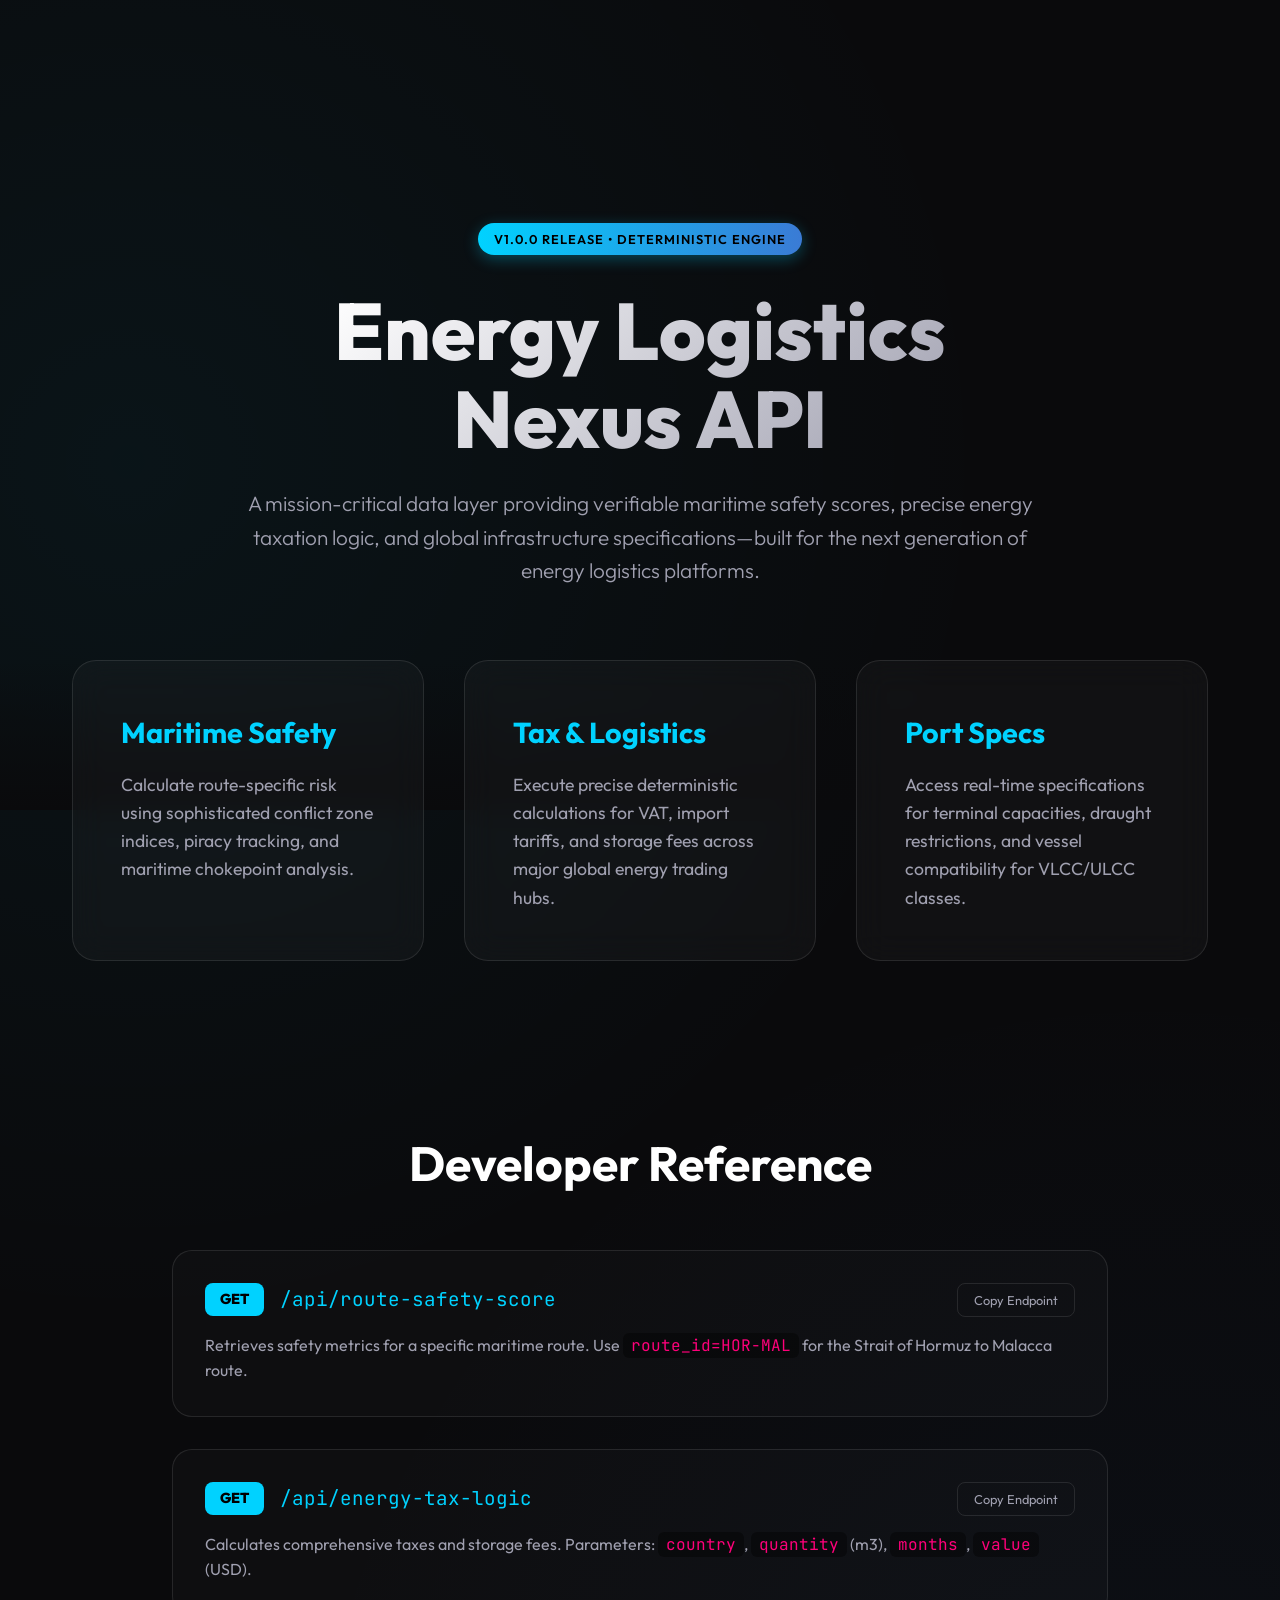
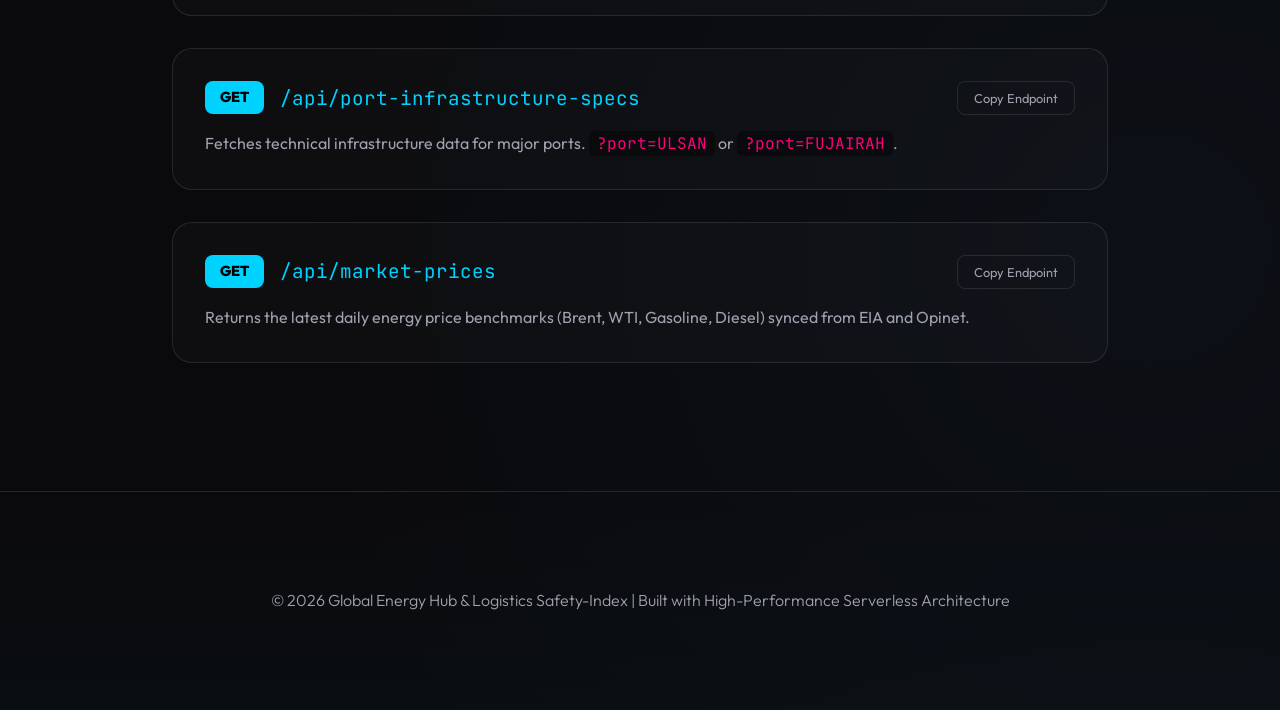
<file: index.html>
<!DOCTYPE html>
<html lang="en">
<head>
    <meta charset="UTF-8">
    <meta name="viewport" content="width=device-width, initial-scale=1.0">
    <title>Global Energy Nexus | Premium Logistics API</title>
    <meta name="description" content="High-performance deterministic API for energy logistics, maritime safety scores, and global taxation indices.">
    <link rel="stylesheet" href="style.css">
</head>
<body>
    <header class="hero">
        <span class="badge">V1.0.0 RELEASE • DETERMINISTIC ENGINE</span>
        <h1>Energy Logistics<br>Nexus API</h1>
        <p>A mission-critical data layer providing verifiable maritime safety scores, precise energy taxation logic, and global infrastructure specifications—built for the next generation of energy logistics platforms.</p>
    </header>

    <div class="container">
        <div class="glass-card">
            <h3>Maritime Safety</h3>
            <p>Calculate route-specific risk using sophisticated conflict zone indices, piracy tracking, and maritime chokepoint analysis.</p>
        </div>
        <div class="glass-card">
            <h3>Tax & Logistics</h3>
            <p>Execute precise deterministic calculations for VAT, import tariffs, and storage fees across major global energy trading hubs.</p>
        </div>
        <div class="glass-card">
            <h3>Port Specs</h3>
            <p>Access real-time specifications for terminal capacities, draught restrictions, and vessel compatibility for VLCC/ULCC classes.</p>
        </div>
    </div>

    <main class="api-section">
        <h2>Developer Reference</h2>
        <div class="endpoint-list">
            <!-- Route Safety Score -->
            <div class="endpoint-card">
                <div class="endpoint-header">
                    <span class="method">GET</span>
                    <span class="path">/api/route-safety-score</span>
                    <button class="copy-btn" onclick="copyToClipboard('/api/route-safety-score?route_id=HOR-MAL')">Copy Endpoint</button>
                </div>
                <p>Retrieves safety metrics for a specific maritime route. Use <code>route_id=HOR-MAL</code> for the Strait of Hormuz to Malacca route.</p>
            </div>

            <!-- Energy Tax Logic -->
            <div class="endpoint-card">
                <div class="endpoint-header">
                    <span class="method">GET</span>
                    <span class="path">/api/energy-tax-logic</span>
                    <button class="copy-btn" onclick="copyToClipboard('/api/energy-tax-logic?country=KR&quantity=10000&months=3')">Copy Endpoint</button>
                </div>
                <p>Calculates comprehensive taxes and storage fees. Parameters: <code>country</code>, <code>quantity</code> (m3), <code>months</code>, <code>value</code> (USD).</p>
            </div>

            <!-- Port Specs -->
            <div class="endpoint-card">
                <div class="endpoint-header">
                    <span class="method">GET</span>
                    <span class="path">/api/port-infrastructure-specs</span>
                    <button class="copy-btn" onclick="copyToClipboard('/api/port-infrastructure-specs?port=ULSAN')">Copy Endpoint</button>
                </div>
                <p>Fetches technical infrastructure data for major ports. <code>?port=ULSAN</code> or <code>?port=FUJAIRAH</code>.</p>
            </div>

            <!-- Market Prices -->
            <div class="endpoint-card">
                <div class="endpoint-header">
                    <span class="method">GET</span>
                    <span class="path">/api/market-prices</span>
                    <button class="copy-btn" onclick="copyToClipboard('/api/market-prices')">Copy Endpoint</button>
                </div>
                <p>Returns the latest daily energy price benchmarks (Brent, WTI, Gasoline, Diesel) synced from EIA and Opinet.</p>
            </div>
        </div>
    </main>

    <footer>
        <p>&copy; 2026 Global Energy Hub & Logistics Safety-Index | Built with High-Performance Serverless Architecture</p>
    </footer>

    <script>
        function copyToClipboard(text) {
            const fullUrl = window.location.origin + text;
            navigator.clipboard.writeText(fullUrl).then(() => {
                const btn = event.target;
                const originalText = btn.innerText;
                btn.innerText = "Copied!";
                btn.style.background = "#00d2ff";
                setTimeout(() => {
                    btn.innerText = originalText;
                    btn.style.background = "none";
                }, 2000);
            });
        }
    </script>
</body>
</html>
</file>
<file: style.css>
@import url('https://fonts.googleapis.com/css2?family=Outfit:wght@300;400;600;800&family=JetBrains+Mono:wght@400;700&display=swap');

:root {
    --primary: #00d2ff;
    --secondary: #3a7bd5;
    --accent: #ff007a;
    --bg-base: #0a0a0c;
    --bg-surface: rgba(255, 255, 255, 0.03);
    --glass-border: rgba(255, 255, 255, 0.1);
    --text-primary: #ffffff;
    --text-secondary: #a0a0b0;
}

* {
    margin: 0;
    padding: 0;
    box-sizing: border-box;
    font-family: 'Outfit', sans-serif;
}

body {
    background-color: var(--bg-base);
    color: var(--text-primary);
    line-height: 1.6;
    overflow-x: hidden;
    background-image: 
        radial-gradient(circle at 10% 20%, rgba(0, 210, 255, 0.05) 0%, transparent 40%),
        radial-gradient(circle at 90% 80%, rgba(58, 123, 213, 0.05) 0%, transparent 40%);
}

/* Header & Hero */
.hero {
    height: 90vh;
    display: flex;
    flex-direction: column;
    justify-content: center;
    align-items: center;
    text-align: center;
    padding: 2rem;
    position: relative;
    overflow: hidden;
}

.hero::after {
    content: '';
    position: absolute;
    bottom: 0;
    left: 0;
    width: 100%;
    height: 150px;
    background: linear-gradient(transparent, var(--bg-base));
}

.badge {
    background: linear-gradient(90deg, var(--primary), var(--secondary));
    padding: 6px 16px;
    border-radius: 100px;
    font-size: 0.8rem;
    font-weight: 600;
    letter-spacing: 1px;
    margin-bottom: 2rem;
    color: #000;
    box-shadow: 0 4px 15px rgba(0, 210, 255, 0.3);
}

.hero h1 {
    font-size: 5rem;
    font-weight: 800;
    line-height: 1.1;
    margin-bottom: 1.5rem;
    background: linear-gradient(135deg, #fff 0%, #a0a0b0 100%);
    -webkit-background-clip: text;
    -webkit-text-fill-color: transparent;
}

.hero p {
    font-size: 1.3rem;
    color: var(--text-secondary);
    max-width: 800px;
    font-weight: 300;
}

/* Container & Cards */
.container {
    max-width: 1200px;
    margin: -150px auto 100px;
    display: grid;
    grid-template-columns: repeat(auto-fit, minmax(350px, 1fr));
    gap: 2.5rem;
    padding: 0 2rem;
    z-index: 10;
    position: relative;
}

.glass-card {
    background: var(--bg-surface);
    backdrop-filter: blur(16px);
    -webkit-backdrop-filter: blur(16px);
    border: 1px solid var(--glass-border);
    border-radius: 24px;
    padding: 3rem;
    transition: all 0.4s cubic-bezier(0.175, 0.885, 0.32, 1.275);
}

.glass-card:hover {
    transform: translateY(-10px);
    border-color: var(--primary);
    box-shadow: 0 20px 40px rgba(0, 0, 0, 0.4);
}

.glass-card h3 {
    font-size: 1.8rem;
    margin-bottom: 1rem;
    color: var(--primary);
}

.glass-card p {
    color: var(--text-secondary);
    font-size: 1.1rem;
}

/* API Section */
.api-section {
    max-width: 1000px;
    margin: 4rem auto;
    padding: 4rem 2rem;
}

.api-section h2 {
    font-size: 3rem;
    margin-bottom: 3rem;
    text-align: center;
}

.endpoint-list {
    display: flex;
    flex-direction: column;
    gap: 2rem;
}

.endpoint-card {
    background: rgba(255, 255, 255, 0.02);
    border: 1px solid var(--glass-border);
    border-radius: 20px;
    padding: 2rem;
    transition: background 0.3s ease;
}

.endpoint-card:hover {
    background: rgba(255, 255, 255, 0.04);
}

.endpoint-header {
    display: flex;
    align-items: center;
    margin-bottom: 1rem;
    flex-wrap: wrap;
    gap: 1rem;
}

.method {
    padding: 5px 15px;
    border-radius: 8px;
    font-weight: 800;
    font-size: 0.9rem;
    background: var(--primary);
    color: #000;
}

.path {
    font-family: 'JetBrains Mono', monospace;
    font-size: 1.2rem;
    color: var(--primary);
}

.copy-btn {
    margin-left: auto;
    background: none;
    border: 1px solid var(--glass-border);
    color: var(--text-secondary);
    padding: 8px 16px;
    border-radius: 8px;
    cursor: pointer;
    font-size: 0.8rem;
    transition: all 0.3s;
}

.copy-btn:hover {
    background: var(--primary);
    color: #000;
}

.endpoint-card p {
    color: var(--text-secondary);
    font-size: 1rem;
}

code {
    font-family: 'JetBrains Mono', monospace;
    background: rgba(0, 0, 0, 0.4);
    padding: 2px 8px;
    border-radius: 6px;
    color: var(--accent);
}

/* Footer */
footer {
    padding: 6rem 2rem;
    text-align: center;
    border-top: 1px solid var(--glass-border);
    background: linear-gradient(transparent, rgba(0, 210, 255, 0.02));
}

footer p {
    color: var(--text-secondary);
    font-weight: 300;
}

@media (max-width: 768px) {
    .hero h1 { font-size: 3rem; }
    .hero p { font-size: 1.1rem; }
    .container { margin-top: -50px; }
    .copy-btn { width: 100%; margin-top: 1rem; }
}
</file>
